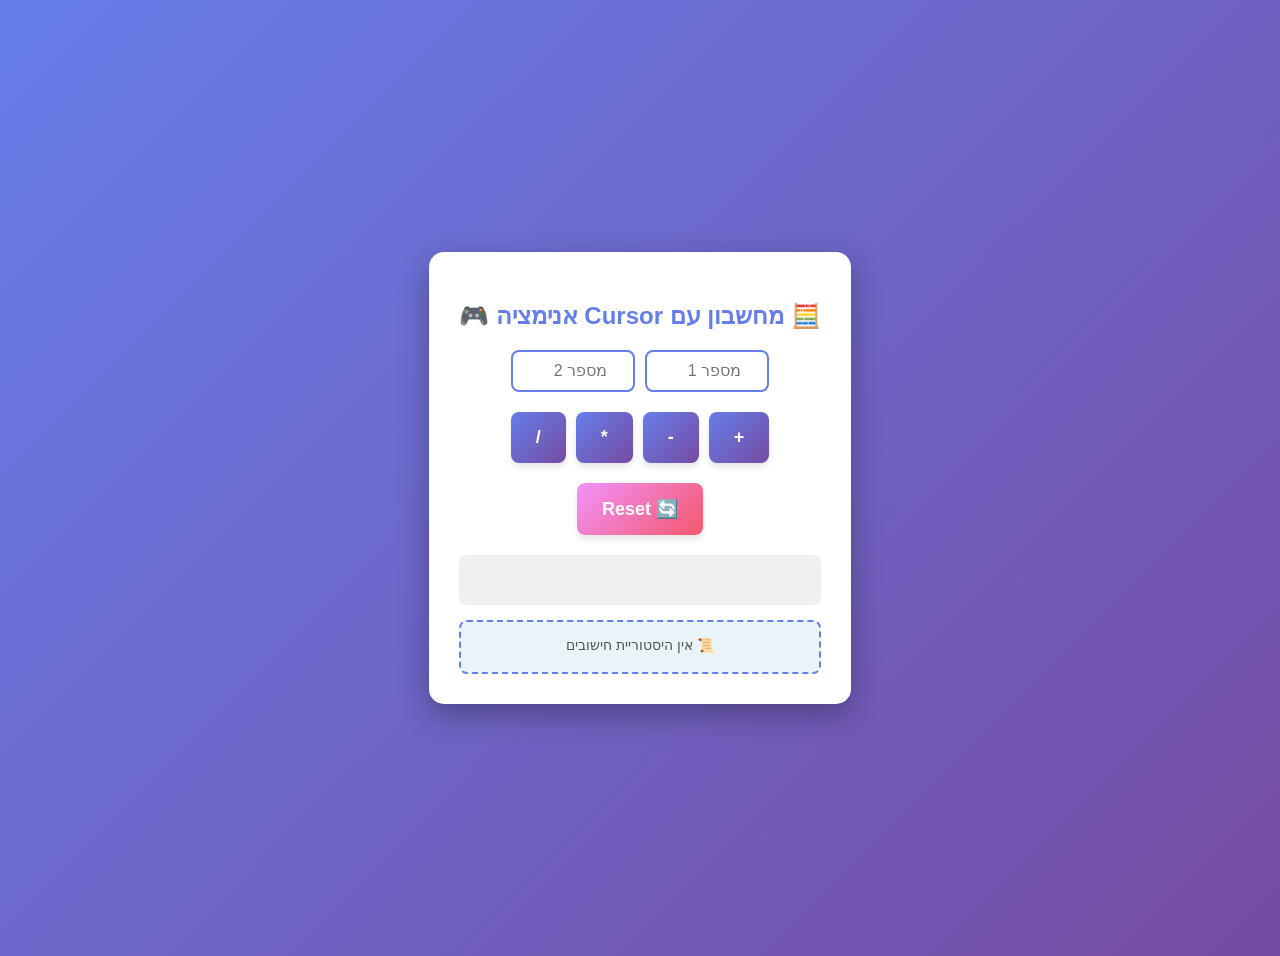
<file: index.html>
<!DOCTYPE html>
<html lang="he">
<head>
<meta charset="UTF-8">
<meta name="viewport" content="width=device-width, initial-scale=1.0">
<title>מחשבון עם Cursor אנימציה</title>
<link rel="stylesheet" href="style.css">
</head>
<body>

<div class="calculator-container">
  <h2>🧮 מחשבון עם Cursor אנימציה 🎮</h2>

  <div class="input-section">
    <input id="num1" type="number" placeholder="מספר 1">
    <input id="num2" type="number" placeholder="מספר 2">
  </div>

  <div class="button-section">
    <button class="calc" data-op="+" data-cursor="➕">+</button>
    <button class="calc" data-op="-" data-cursor="➖">-</button>
    <button class="calc" data-op="*" data-cursor="✖️">*</button>
    <button class="calc" data-op="/" data-cursor="➗">/</button>
  </div>

  <div class="button-section">
    <button id="reset">🔄 Reset</button>
  </div>

  <div id="result"></div>
  <div id="history"></div>
</div>

<div id="customCursor" class="emoji-cursor"></div>

<script src="script.js"></script>
</body>
</html>
</file>
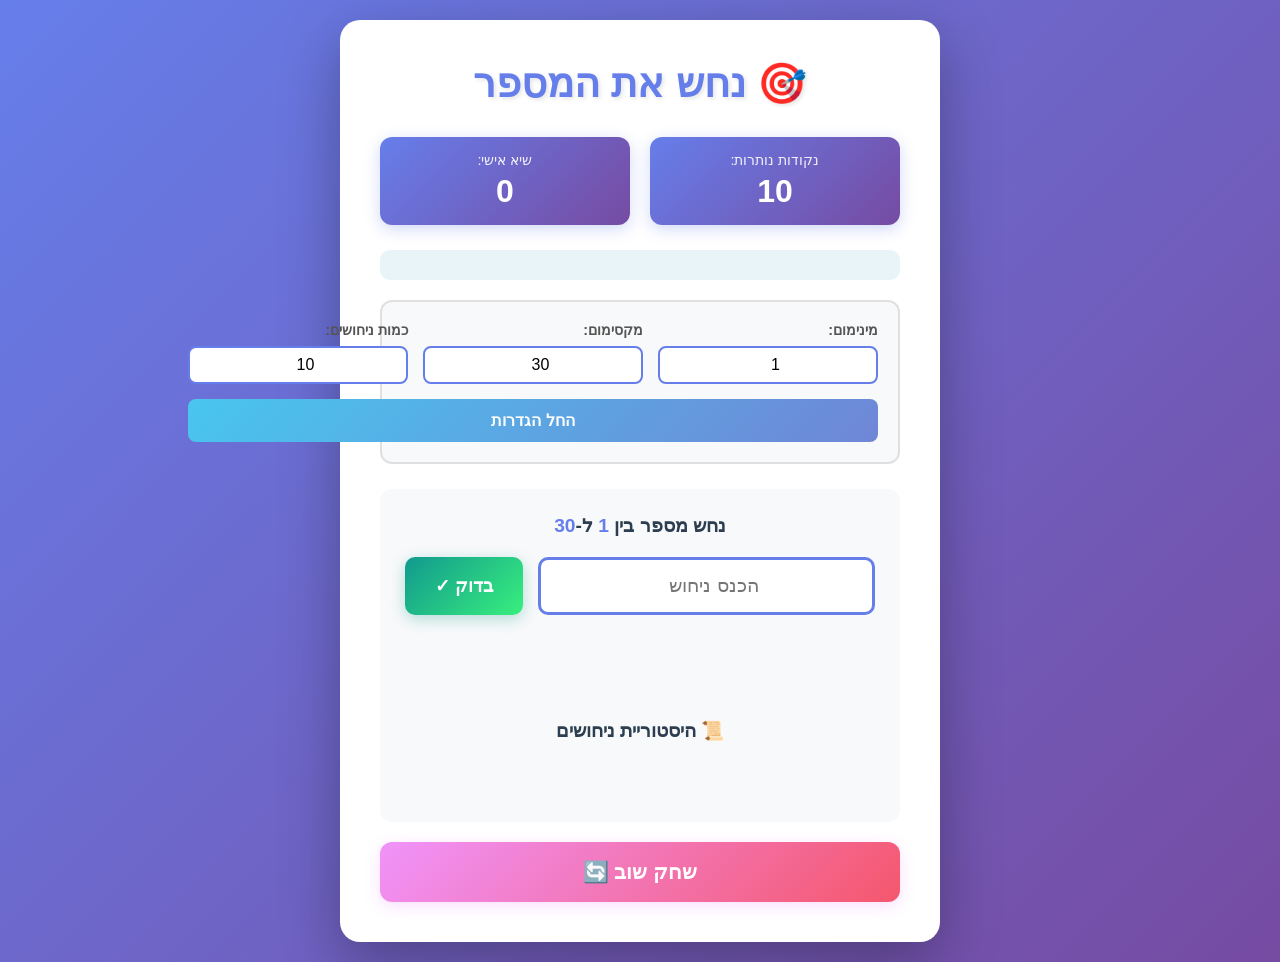
<file: game.html>
<!DOCTYPE html>
<html lang="he">
<head>
<meta charset="UTF-8">
<meta name="viewport" content="width=device-width, initial-scale=1.0">
<title>🎮 נחש את המספר</title>
<link rel="stylesheet" href="game.css">
</head>
<body>

<div class="game-container">
  <h1>🎯 נחש את המספר</h1>
  
  <div class="stats-section">
    <div class="stat">
      <span class="stat-label">נקודות נותרות:</span>
      <span id="points" class="stat-value">10</span>
    </div>
    <div class="stat">
      <span class="stat-label">שיא אישי:</span>
      <span id="bestScore" class="stat-value">0</span>
    </div>
  </div>

  <div class="welcome-message" id="welcomeMessage"></div>

  <div class="settings-section">
    <div class="setting-group">
      <label for="minRange">מינימום:</label>
      <input type="number" id="minRange" value="1" min="1">
    </div>
    <div class="setting-group">
      <label for="maxRange">מקסימום:</label>
      <input type="number" id="maxRange" value="30" min="2">
    </div>
    <div class="setting-group">
      <label for="maxGuesses">כמות ניחושים:</label>
      <input type="number" id="maxGuesses" value="10" min="1">
    </div>
    <button id="applySettings" class="settings-btn">החל הגדרות</button>
  </div>

  <div class="game-area">
    <div class="range-display">
      <span>נחש מספר בין <span id="rangeMin">1</span> ל-<span id="rangeMax">30</span></span>
    </div>

    <div class="input-section">
      <input type="number" id="guessInput" placeholder="הכנס ניחוש" min="1" max="30">
      <button id="checkBtn" class="check-btn">בדוק ✓</button>
    </div>

    <div id="message" class="message"></div>

    <div class="history-section">
      <h3>📜 היסטוריית ניחושים</h3>
      <div id="guessHistory" class="guess-history"></div>
    </div>
  </div>

  <button id="playAgainBtn" class="play-again-btn">שחק שוב 🔄</button>
</div>

<script src="game.js"></script>
</body>
</html>
</file>
<file: style.css>
body {
  font-family: Arial, sans-serif;
  padding: 20px;
  direction: rtl;
  cursor: none;
  background: linear-gradient(135deg, #667eea 0%, #764ba2 100%);
  min-height: 100vh;
  display: flex;
  flex-direction: column;
  align-items: center;
  justify-content: center;
}

.calculator-container {
  background: white;
  padding: 30px;
  border-radius: 15px;
  box-shadow: 0 10px 30px rgba(0,0,0,0.3);
}

h2 {
  text-align: center;
  color: #667eea;
  margin-bottom: 20px;
}

.input-section {
  display: flex;
  gap: 10px;
  justify-content: center;
  margin-bottom: 20px;
}

input {
  width: 100px;
  padding: 10px;
  font-size: 16px;
  text-align: center;
  border: 2px solid #667eea;
  border-radius: 8px;
  transition: all 0.3s ease;
}

input:focus {
  outline: none;
  border-color: #764ba2;
  box-shadow: 0 0 10px rgba(102, 126, 234, 0.3);
}

.button-section {
  display: flex;
  gap: 10px;
  justify-content: center;
  margin-bottom: 20px;
  flex-wrap: wrap;
}

button {
  padding: 15px 25px;
  font-size: 18px;
  font-weight: bold;
  border: none;
  border-radius: 8px;
  cursor: pointer;
  transition: all 0.3s ease;
  box-shadow: 0 4px 6px rgba(0,0,0,0.1);
}

button.calc {
  background: linear-gradient(135deg, #667eea 0%, #764ba2 100%);
  color: white;
}

button.calc:hover {
  transform: translateY(-2px);
  box-shadow: 0 6px 12px rgba(0,0,0,0.2);
}

button.calc:active {
  transform: translateY(0);
}

#reset {
  background: linear-gradient(135deg, #f093fb 0%, #f5576c 100%);
  color: white;
}

#reset:hover {
  transform: translateY(-2px);
  box-shadow: 0 6px 12px rgba(0,0,0,0.2);
}

#result {
  margin-top: 20px;
  padding: 15px;
  font-weight: bold;
  font-size: 18px;
  text-align: center;
  background: #f0f0f0;
  border-radius: 8px;
  min-height: 20px;
  color: #333;
}

#history {
  margin-top: 15px;
  padding: 15px;
  font-size: 14px;
  text-align: center;
  background: #e8f4f8;
  border-radius: 8px;
  min-height: 20px;
  color: #555;
  border: 2px dashed #667eea;
}

#customCursor {
  position: absolute;
  width: 32px;
  height: 32px;
  pointer-events: none;
  transform: translate(-50%, -50%) scale(1);
  transition: transform 0.1s ease;
  background-size: contain;
  background-repeat: no-repeat;
  z-index: 1000;
  filter: drop-shadow(2px 2px 4px rgba(0,0,0,0.3));
}

.emoji-cursor {
  font-size: 32px;
  display: flex;
  align-items: center;
  justify-content: center;
}
</file>
<file: game.css>
* {
  margin: 0;
  padding: 0;
  box-sizing: border-box;
}

body {
  font-family: 'Segoe UI', Tahoma, Geneva, Verdana, sans-serif;
  direction: rtl;
  background: linear-gradient(135deg, #667eea 0%, #764ba2 100%);
  min-height: 100vh;
  display: flex;
  align-items: center;
  justify-content: center;
  padding: 20px;
}

.game-container {
  background: white;
  padding: 40px;
  border-radius: 20px;
  box-shadow: 0 20px 60px rgba(0,0,0,0.3);
  max-width: 600px;
  width: 100%;
  animation: slideIn 0.5s ease-out;
}

@keyframes slideIn {
  from {
    opacity: 0;
    transform: translateY(-30px);
  }
  to {
    opacity: 1;
    transform: translateY(0);
  }
}

h1 {
  text-align: center;
  color: #667eea;
  margin-bottom: 30px;
  font-size: 2.5em;
  text-shadow: 2px 2px 4px rgba(0,0,0,0.1);
}

.stats-section {
  display: flex;
  justify-content: space-around;
  margin-bottom: 25px;
  gap: 20px;
}

.stat {
  background: linear-gradient(135deg, #667eea 0%, #764ba2 100%);
  padding: 15px 25px;
  border-radius: 12px;
  text-align: center;
  color: white;
  flex: 1;
  box-shadow: 0 4px 15px rgba(102, 126, 234, 0.3);
}

.stat-label {
  display: block;
  font-size: 0.9em;
  margin-bottom: 5px;
  opacity: 0.9;
}

.stat-value {
  display: block;
  font-size: 2em;
  font-weight: bold;
}

.welcome-message {
  text-align: center;
  padding: 15px;
  margin-bottom: 20px;
  background: #e8f4f8;
  border-radius: 10px;
  color: #2c3e50;
  font-weight: 500;
  min-height: 20px;
  animation: fadeIn 0.5s ease-in;
}

@keyframes fadeIn {
  from { opacity: 0; }
  to { opacity: 1; }
}

.settings-section {
  background: #f8f9fa;
  padding: 20px;
  border-radius: 12px;
  margin-bottom: 25px;
  display: grid;
  grid-template-columns: repeat(3, 1fr);
  gap: 15px;
  border: 2px solid #e0e0e0;
}

.setting-group {
  display: flex;
  flex-direction: column;
  gap: 8px;
}

.setting-group label {
  font-size: 0.9em;
  color: #555;
  font-weight: 600;
}

.setting-group input {
  padding: 8px;
  border: 2px solid #667eea;
  border-radius: 8px;
  font-size: 1em;
  text-align: center;
  transition: all 0.3s ease;
}

.setting-group input:focus {
  outline: none;
  border-color: #764ba2;
  box-shadow: 0 0 10px rgba(102, 126, 234, 0.3);
}

.settings-btn {
  grid-column: 1 / -1;
  background: linear-gradient(135deg, #48c6ef 0%, #6f86d6 100%);
  color: white;
  padding: 12px;
  border: none;
  border-radius: 8px;
  font-size: 1em;
  font-weight: bold;
  cursor: pointer;
  transition: all 0.3s ease;
}

.settings-btn:hover {
  transform: translateY(-2px);
  box-shadow: 0 6px 20px rgba(72, 198, 239, 0.4);
}

.settings-btn:active {
  transform: translateY(0);
}

.game-area {
  background: #f8f9fa;
  padding: 25px;
  border-radius: 12px;
  margin-bottom: 20px;
}

.range-display {
  text-align: center;
  font-size: 1.2em;
  color: #2c3e50;
  margin-bottom: 20px;
  font-weight: 600;
}

.range-display span span {
  color: #667eea;
  font-weight: bold;
}

.input-section {
  display: flex;
  gap: 15px;
  margin-bottom: 25px;
}

#guessInput {
  flex: 1;
  padding: 15px;
  font-size: 1.2em;
  text-align: center;
  border: 3px solid #667eea;
  border-radius: 10px;
  transition: all 0.3s ease;
}

#guessInput:focus {
  outline: none;
  border-color: #764ba2;
  box-shadow: 0 0 15px rgba(102, 126, 234, 0.4);
  transform: scale(1.02);
}

.check-btn {
  padding: 15px 30px;
  background: linear-gradient(135deg, #11998e 0%, #38ef7d 100%);
  color: white;
  border: none;
  border-radius: 10px;
  font-size: 1.1em;
  font-weight: bold;
  cursor: pointer;
  transition: all 0.3s ease;
  box-shadow: 0 4px 15px rgba(17, 153, 142, 0.3);
}

.check-btn:hover {
  transform: translateY(-3px);
  box-shadow: 0 6px 20px rgba(17, 153, 142, 0.4);
}

.check-btn:active {
  transform: translateY(0);
}

.check-btn:disabled {
  background: #cccccc;
  cursor: not-allowed;
  transform: none;
}

.message {
  text-align: center;
  padding: 20px;
  border-radius: 10px;
  font-size: 1.3em;
  font-weight: bold;
  margin-bottom: 20px;
  min-height: 60px;
  display: flex;
  align-items: center;
  justify-content: center;
  transition: all 0.3s ease;
}

.message.wrong {
  background: linear-gradient(135deg, #ff6b6b 0%, #ee5a6f 100%);
  color: white;
  animation: shake 0.5s ease-in-out;
}

.message.correct {
  background: linear-gradient(135deg, #38ef7d 0%, #11998e 100%);
  color: white;
  animation: bounce 0.6s ease-in-out;
}

.message.game-over {
  background: linear-gradient(135deg, #ff9a56 0%, #ff6a88 100%);
  color: white;
  animation: pulse 0.8s ease-in-out;
}

@keyframes shake {
  0%, 100% { transform: translateX(0); }
  25% { transform: translateX(-10px); }
  75% { transform: translateX(10px); }
}

@keyframes bounce {
  0%, 100% { transform: scale(1); }
  50% { transform: scale(1.1); }
}

@keyframes pulse {
  0%, 100% { transform: scale(1); }
  50% { transform: scale(1.05); }
}

.history-section {
  margin-top: 20px;
}

.history-section h3 {
  color: #2c3e50;
  margin-bottom: 15px;
  text-align: center;
}

.guess-history {
  display: flex;
  flex-wrap: wrap;
  gap: 10px;
  justify-content: center;
  min-height: 40px;
}

.guess-item {
  background: white;
  padding: 8px 15px;
  border-radius: 8px;
  border: 2px solid #667eea;
  color: #667eea;
  font-weight: 600;
  animation: popIn 0.3s ease-out;
}

@keyframes popIn {
  from {
    opacity: 0;
    transform: scale(0.5);
  }
  to {
    opacity: 1;
    transform: scale(1);
  }
}

.play-again-btn {
  width: 100%;
  padding: 18px;
  background: linear-gradient(135deg, #f093fb 0%, #f5576c 100%);
  color: white;
  border: none;
  border-radius: 12px;
  font-size: 1.3em;
  font-weight: bold;
  cursor: pointer;
  transition: all 0.3s ease;
  box-shadow: 0 4px 15px rgba(240, 147, 251, 0.3);
}

.play-again-btn:hover {
  transform: translateY(-3px);
  box-shadow: 0 6px 20px rgba(240, 147, 251, 0.4);
}

.play-again-btn:active {
  transform: translateY(0);
}

@media (max-width: 600px) {
  .game-container {
    padding: 20px;
  }
  
  h1 {
    font-size: 2em;
  }
  
  .settings-section {
    grid-template-columns: 1fr;
  }
  
  .stats-section {
    flex-direction: column;
  }
  
  .input-section {
    flex-direction: column;
  }
}
</file>
